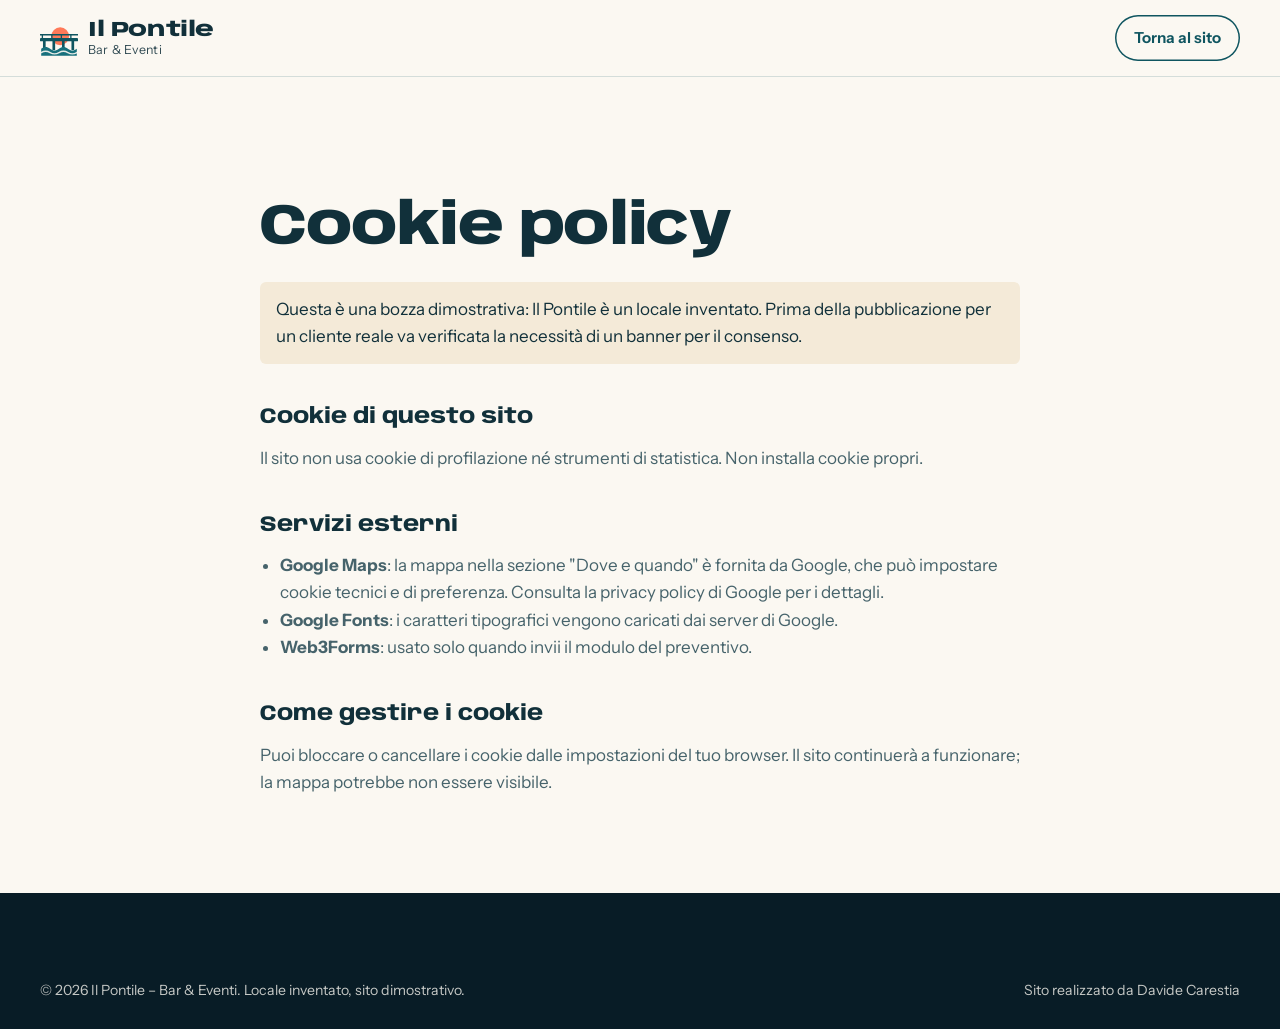
<file: cookie.html>
<!doctype html>
<html lang="it">
<head>
  <meta charset="utf-8">
  <meta name="viewport" content="width=device-width, initial-scale=1">
  <title>Cookie – Il Pontile Bar &amp; Eventi</title>
  <meta name="robots" content="noindex, nofollow">
  <meta name="theme-color" content="#0F5560">
  <link rel="icon" href="assets/favicon.svg" type="image/svg+xml">
  <link rel="apple-touch-icon" href="assets/apple-touch-icon.png">
  <link rel="preconnect" href="https://fonts.googleapis.com">
  <link rel="preconnect" href="https://fonts.gstatic.com" crossorigin>
  <link href="https://fonts.googleapis.com/css2?family=Anybody:wdth,wght@50..150,300..900&family=Instrument+Sans:wght@400..700&display=swap" rel="stylesheet">
  <link rel="stylesheet" href="style.css">
</head>
<body>
<header class="header header--static">
  <div class="header__inner">
    <a class="brand" href="index.html" aria-label="Il Pontile, torna alla home">
      <img class="brand__mark" src="assets/logo-mark.svg" alt="" width="38" height="38">
      <span class="brand__text"><span class="brand__name">Il Pontile</span><span class="brand__sub">Bar &amp; Eventi</span></span>
    </a>
    <a class="btn btn--outline btn--sm" href="index.html">Torna al sito</a>
  </div>
</header>
<main class="legal">
  <div class="wrap">
    <h1>Cookie policy</h1>
    <p class="note">Questa è una bozza dimostrativa: Il Pontile è un locale inventato. Prima della pubblicazione per un cliente reale va verificata la necessità di un banner per il consenso.</p>

    <h2>Cookie di questo sito</h2>
    <p>Il sito non usa cookie di profilazione né strumenti di statistica. Non installa cookie propri.</p>

    <h2>Servizi esterni</h2>
    <ul>
      <li><strong>Google Maps</strong>: la mappa nella sezione "Dove e quando" è fornita da Google, che può impostare cookie tecnici e di preferenza. Consulta la privacy policy di Google per i dettagli.</li>
      <li><strong>Google Fonts</strong>: i caratteri tipografici vengono caricati dai server di Google.</li>
      <li><strong>Web3Forms</strong>: usato solo quando invii il modulo del preventivo.</li>
    </ul>

    <h2>Come gestire i cookie</h2>
    <p>Puoi bloccare o cancellare i cookie dalle impostazioni del tuo browser. Il sito continuerà a funzionare; la mappa potrebbe non essere visibile.</p>
  </div>
</main>
<footer class="footer">
  <div class="wrap footer__bottom">
    <p>© 2026 Il Pontile – Bar &amp; Eventi. Locale inventato, sito dimostrativo.</p>
    <p>Sito realizzato da Davide Carestia</p>
  </div>
</footer>
</body>
</html>
</file>
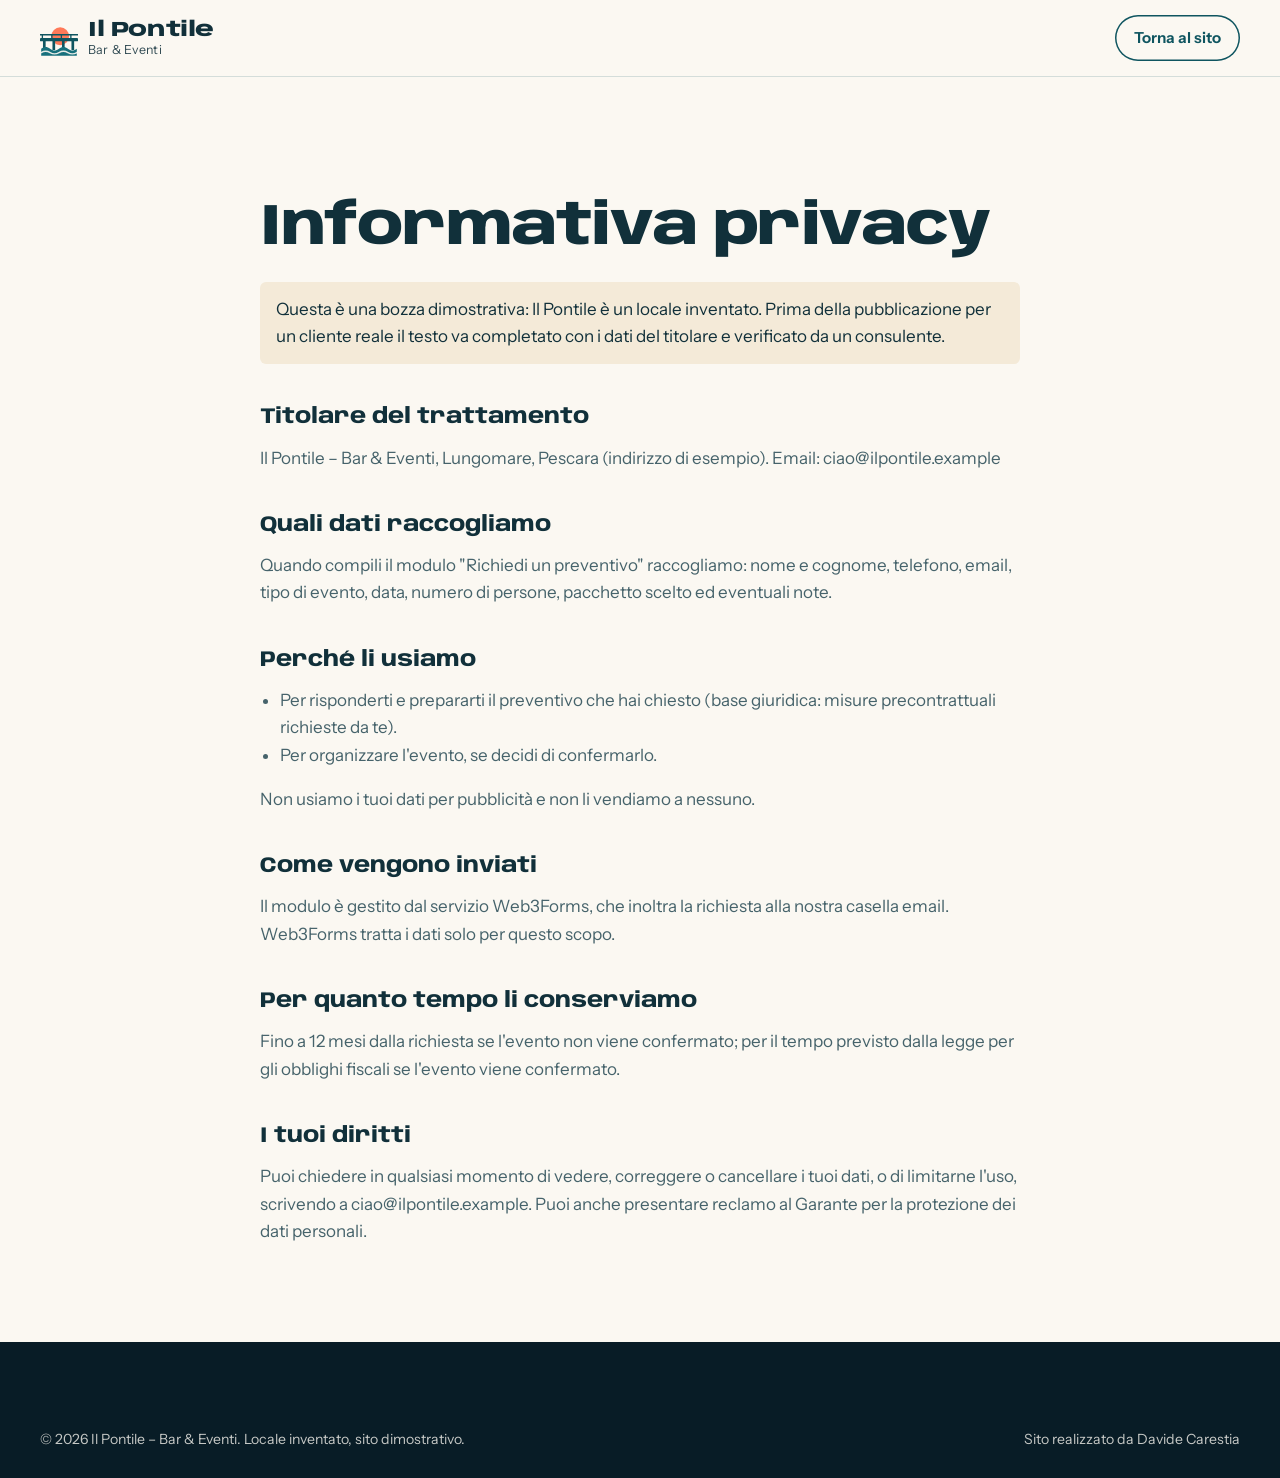
<file: privacy.html>
<!doctype html>
<html lang="it">
<head>
  <meta charset="utf-8">
  <meta name="viewport" content="width=device-width, initial-scale=1">
  <title>Privacy – Il Pontile Bar &amp; Eventi</title>
  <meta name="robots" content="noindex, nofollow">
  <meta name="theme-color" content="#0F5560">
  <link rel="icon" href="assets/favicon.svg" type="image/svg+xml">
  <link rel="apple-touch-icon" href="assets/apple-touch-icon.png">
  <link rel="preconnect" href="https://fonts.googleapis.com">
  <link rel="preconnect" href="https://fonts.gstatic.com" crossorigin>
  <link href="https://fonts.googleapis.com/css2?family=Anybody:wdth,wght@50..150,300..900&family=Instrument+Sans:wght@400..700&display=swap" rel="stylesheet">
  <link rel="stylesheet" href="style.css">
</head>
<body>
<header class="header header--static">
  <div class="header__inner">
    <a class="brand" href="index.html" aria-label="Il Pontile, torna alla home">
      <img class="brand__mark" src="assets/logo-mark.svg" alt="" width="38" height="38">
      <span class="brand__text"><span class="brand__name">Il Pontile</span><span class="brand__sub">Bar &amp; Eventi</span></span>
    </a>
    <a class="btn btn--outline btn--sm" href="index.html">Torna al sito</a>
  </div>
</header>
<main class="legal">
  <div class="wrap">
    <h1>Informativa privacy</h1>
    <p class="note">Questa è una bozza dimostrativa: Il Pontile è un locale inventato. Prima della pubblicazione per un cliente reale il testo va completato con i dati del titolare e verificato da un consulente.</p>

    <h2>Titolare del trattamento</h2>
    <p>Il Pontile – Bar &amp; Eventi, Lungomare, Pescara (indirizzo di esempio). Email: ciao@ilpontile.example</p>

    <h2>Quali dati raccogliamo</h2>
    <p>Quando compili il modulo "Richiedi un preventivo" raccogliamo: nome e cognome, telefono, email, tipo di evento, data, numero di persone, pacchetto scelto ed eventuali note.</p>

    <h2>Perché li usiamo</h2>
    <ul>
      <li>Per risponderti e prepararti il preventivo che hai chiesto (base giuridica: misure precontrattuali richieste da te).</li>
      <li>Per organizzare l'evento, se decidi di confermarlo.</li>
    </ul>
    <p>Non usiamo i tuoi dati per pubblicità e non li vendiamo a nessuno.</p>

    <h2>Come vengono inviati</h2>
    <p>Il modulo è gestito dal servizio Web3Forms, che inoltra la richiesta alla nostra casella email. Web3Forms tratta i dati solo per questo scopo.</p>

    <h2>Per quanto tempo li conserviamo</h2>
    <p>Fino a 12 mesi dalla richiesta se l'evento non viene confermato; per il tempo previsto dalla legge per gli obblighi fiscali se l'evento viene confermato.</p>

    <h2>I tuoi diritti</h2>
    <p>Puoi chiedere in qualsiasi momento di vedere, correggere o cancellare i tuoi dati, o di limitarne l'uso, scrivendo a ciao@ilpontile.example. Puoi anche presentare reclamo al Garante per la protezione dei dati personali.</p>
  </div>
</main>
<footer class="footer">
  <div class="wrap footer__bottom">
    <p>© 2026 Il Pontile – Bar &amp; Eventi. Locale inventato, sito dimostrativo.</p>
    <p>Sito realizzato da Davide Carestia</p>
  </div>
</footer>
</body>
</html>
</file>
<file: style.css>
/* ==========================================================================
   IL PONTILE – Bar & Eventi
   Palette: blu petrolio, sabbia, bianco caldo, corallo.
   Tipografia: Anybody (titoli, larghezza variabile) + Instrument Sans (testo).
   ========================================================================== */

:root {
  --petrolio: #0F5560;
  --petrolio-2: #17707C;
  --abisso: #0A3540;
  --notte: #081C26;
  --sabbia: #EAD8B8;
  --sabbia-2: #F4EAD8;
  --bianco: #FBF8F2;
  --corallo: #FF7A59;
  --corallo-2: #FF9A7E;
  --corallo-testo: #B23A1C;
  --alloro: #A9C98F;
  --ink: #11303A;
  --ink-soft: #46636B;
  --line: rgba(15, 85, 96, .16);

  --f-display: "Anybody", "Arial Narrow", system-ui, sans-serif;
  --f-body: "Instrument Sans", system-ui, -apple-system, "Segoe UI", Roboto, sans-serif;

  --wrap: 1200px;
  --gutter: clamp(16px, 4vw, 40px);
  --header-h: 64px;
  --radius: 6px;
  --ease: cubic-bezier(.22, .8, .2, 1);
  --ease-curtain: cubic-bezier(.77, 0, .18, 1);
}

@media (min-width: 900px) { :root { --header-h: 76px; } }

/* --- Base ---------------------------------------------------------------- */
*, *::before, *::after { box-sizing: border-box; }
html { -webkit-text-size-adjust: 100%; scroll-behavior: smooth; overflow-x: clip; }
body {
  margin: 0;
  font-family: var(--f-body);
  font-size: 1.0625rem;
  line-height: 1.6;
  color: var(--ink);
  background: var(--bianco);
  overflow-x: clip;
  -webkit-font-smoothing: antialiased;
}
img, svg { display: block; max-width: 100%; }
a { color: inherit; }
p { margin: 0 0 1em; }
h1, h2, h3 { margin: 0; }
ul, ol { margin: 0; padding: 0; list-style: none; }
button, input, select, textarea { font: inherit; color: inherit; }
button { cursor: pointer; }
[id] { scroll-margin-top: calc(var(--header-h) + 8px); }
:focus-visible { outline: 3px solid var(--corallo); outline-offset: 3px; border-radius: 4px; }

.sr-only { position: absolute; width: 1px; height: 1px; overflow: hidden; clip: rect(0 0 0 0); white-space: nowrap; }
.skip { position: fixed; left: 12px; top: -60px; z-index: 200; background: var(--corallo); color: var(--abisso); padding: 10px 16px; border-radius: 999px; font-weight: 700; transition: top .2s; }
.skip:focus { top: 12px; }

.wrap { width: min(100% - 2 * var(--gutter), var(--wrap)); margin-inline: auto; }
.section { padding-block: clamp(80px, 11vw, 144px); }
.section__head { max-width: 760px; margin-bottom: clamp(36px, 5vw, 60px); }

.h2 {
  font-family: var(--f-display);
  font-weight: 800;
  font-stretch: 115%;
  font-size: clamp(2.3rem, 6.4vw, 4.6rem);
  line-height: .96;
  letter-spacing: -.025em;
  margin-bottom: .45em;
  text-wrap: balance;
}
.h3 {
  font-family: var(--f-display);
  font-weight: 800;
  font-stretch: 115%;
  font-size: clamp(1.7rem, 3.6vw, 2.6rem);
  line-height: 1;
  letter-spacing: -.02em;
  margin-bottom: .4em;
}
.lead { font-size: clamp(1.1rem, 1.5vw, 1.25rem); line-height: 1.55; color: var(--ink-soft); max-width: 56ch; }
.ico { width: 22px; height: 22px; flex: none; }

/* --- Pulsanti ------------------------------------------------------------ */
.btn {
  position: relative;
  isolation: isolate;
  display: inline-flex;
  align-items: center;
  justify-content: center;
  gap: .6em;
  min-height: 54px;
  padding: 0 1.6em;
  border: 0;
  border-radius: 999px;
  font-weight: 650;
  font-size: 1.02rem;
  line-height: 1.15;
  text-align: center;
  text-decoration: none;
  white-space: nowrap;
  transition: transform .2s var(--ease), background-color .25s, color .25s, border-color .25s;
}
.btn:active { transform: scale(.97); }
.btn--sm { min-height: 46px; padding: 0 1.25em; font-size: .95rem; }
.btn--block { width: 100%; }

/* "Prenota il tuo evento": riflesso di luce che passa */
.btn--event { background: var(--petrolio); color: var(--bianco); overflow: hidden; }
.btn--event:hover { background: var(--abisso); }
.btn--event::after {
  content: "";
  position: absolute;
  inset: 0;
  z-index: -1;
  background: linear-gradient(105deg, transparent 35%, rgba(255, 255, 255, .5) 48%, rgba(255, 255, 255, .12) 54%, transparent 64%);
  transform: translateX(-110%);
  animation: shine 4.2s var(--ease) infinite;
}
.btn--event > span { position: relative; z-index: 1; }
.btn--event.btn--light, .hero .btn--event, .laurea .btn--event, .nav .btn--event { background: var(--sabbia); color: var(--abisso); }
.btn--event.btn--light:hover, .hero .btn--event:hover, .laurea .btn--event:hover, .nav .btn--event:hover { background: var(--bianco); }
.btn--event.btn--light::after, .hero .btn--event::after, .laurea .btn--event::after, .nav .btn--event::after {
  background: linear-gradient(105deg, transparent 35%, rgba(255, 255, 255, .95) 48%, rgba(255, 255, 255, .3) 54%, transparent 64%);
}
@keyframes shine { 0% { transform: translateX(-110%); } 38%, 100% { transform: translateX(110%); } }

/* "Chiama e prenota": corallo luminoso con bagliore che pulsa */
.btn--call {
  background: linear-gradient(180deg, #FF8D6E, #FF6E4C);
  color: var(--abisso);
  font-weight: 700;
}
.btn--call::before {
  content: "";
  position: absolute;
  inset: -3px;
  z-index: -1;
  border-radius: inherit;
  background: var(--corallo);
  filter: blur(14px);
  opacity: .35;
  animation: glow 2.8s ease-in-out infinite;
}
.btn--call:hover { background: linear-gradient(180deg, #FF9B80, #FF7A59); }
@keyframes glow { 0%, 100% { opacity: .3; transform: scale(.96); } 50% { opacity: .8; transform: scale(1.06); } }
.ico--ring { animation: ring 4.5s ease-in-out infinite; transform-origin: 50% 60%; }
@keyframes ring {
  0%, 72%, 100% { transform: rotate(0); }
  75% { transform: rotate(-16deg); } 78% { transform: rotate(14deg); }
  81% { transform: rotate(-12deg); } 84% { transform: rotate(10deg); }
  87% { transform: rotate(-6deg); } 90% { transform: rotate(0); }
}

.btn--ghost { background: transparent; color: var(--bianco); box-shadow: inset 0 0 0 1.5px rgba(251, 248, 242, .75); }
.btn--ghost:hover { background: rgba(251, 248, 242, .14); }
.btn--outline { background: transparent; color: var(--petrolio); box-shadow: inset 0 0 0 1.5px var(--petrolio); }
.btn--outline:hover { background: var(--petrolio); color: var(--bianco); }
.btn--wa { background: transparent; color: var(--bianco); box-shadow: inset 0 0 0 1.5px rgba(251, 248, 242, .6); }
.btn--wa:hover { background: #25D366; color: #06301A; box-shadow: none; }
.btn--wa-solid { background: #25D366; color: #06301A; box-shadow: none; }

/* --- Barra in alto ------------------------------------------------------- */
.header {
  position: fixed;
  inset: 0 0 auto;
  z-index: 100;
  height: var(--header-h);
  color: var(--bianco);
  transition: background-color .35s, color .35s, box-shadow .35s;
}
.header::before { /* leggera ombra sopra la foto per leggere i link */
  content: "";
  position: absolute;
  inset: 0 0 -30px;
  background: linear-gradient(rgba(6, 30, 38, .45), transparent);
  pointer-events: none;
  transition: opacity .35s;
}
.header.is-solid {
  background: rgba(251, 248, 242, .94);
  color: var(--ink);
  box-shadow: 0 1px 0 var(--line);
  -webkit-backdrop-filter: blur(14px);
  backdrop-filter: blur(14px);
}
.header.is-solid::before { opacity: 0; }
.header__inner {
  position: relative;
  height: 100%;
  width: min(100% - 2 * var(--gutter), 1320px);
  margin-inline: auto;
  display: flex;
  align-items: center;
  gap: 24px;
}

.brand { display: inline-flex; align-items: center; gap: 10px; text-decoration: none; position: relative; z-index: 2; }
.brand__mark { width: 38px; height: 38px; --logo-sea: var(--petrolio-2); }
.brand__text { display: flex; flex-direction: column; line-height: 1; }
.brand__name { font-family: var(--f-display); font-weight: 800; font-stretch: 130%; font-size: 1.3rem; letter-spacing: -.02em; }
.brand__sub { font-size: .78rem; opacity: .85; margin-top: 3px; letter-spacing: .02em; }
.header.is-solid .brand__mark { color: var(--petrolio); }

.nav { margin-left: auto; }
.nav__list { display: flex; gap: clamp(14px, 1.8vw, 28px); }
.nav__list a { position: relative; text-decoration: none; font-weight: 550; font-size: .98rem; padding: 6px 0; }
.nav__list a::after {
  content: ""; position: absolute; left: 0; right: 0; bottom: 0; height: 2px;
  background: var(--corallo); transform: scaleX(0); transform-origin: left; transition: transform .3s var(--ease);
}
.nav__list a:hover::after, .nav__list a[aria-current="true"]::after { transform: scaleX(1); }
.nav__mobile-extra { display: none; }

.burger { display: none; }

@media (max-width: 1099px) {
  .header__call { display: none; }
}
@media (max-width: 899px) {
  .burger {
    display: grid; place-content: center; gap: 6px;
    width: 48px; height: 48px; margin-left: auto; margin-right: -8px;
    background: transparent; border: 0; position: relative; z-index: 2; color: inherit;
  }
  .burger span { display: block; width: 26px; height: 2.5px; border-radius: 2px; background: currentColor; transition: transform .35s var(--ease), opacity .2s; }
  .burger[aria-expanded="true"] span:nth-child(1) { transform: translateY(8.5px) rotate(45deg); }
  .burger[aria-expanded="true"] span:nth-child(2) { opacity: 0; }
  .burger[aria-expanded="true"] span:nth-child(3) { transform: translateY(-8.5px) rotate(-45deg); }

  .nav {
    position: fixed;
    inset: 0;
    z-index: 1;
    margin: 0;
    padding: calc(var(--header-h) + 24px) var(--gutter) calc(32px + env(safe-area-inset-bottom));
    background: var(--abisso);
    color: var(--bianco);
    display: flex;
    flex-direction: column;
    overflow-y: auto;
    visibility: hidden;
    opacity: 0;
    transform: translateY(-12px);
    transition: opacity .3s, transform .4s var(--ease), visibility 0s .4s;
  }
  .nav.is-open { visibility: visible; opacity: 1; transform: none; transition: opacity .3s, transform .4s var(--ease); }
  .nav__list { flex-direction: column; gap: 0; }
  .nav__list a {
    display: block;
    padding: 12px 0;
    font-family: var(--f-display);
    font-weight: 750;
    font-stretch: 120%;
    font-size: clamp(1.7rem, 7.5vw, 2.4rem);
    letter-spacing: -.02em;
    border-bottom: 1px solid rgba(251, 248, 242, .12);
  }
  .nav__list a::after { display: none; }
  .nav__mobile-extra { display: grid; gap: 16px; margin-top: 28px; }
  .nav__hours { margin: 0; color: var(--sabbia); font-size: .95rem; }
  .header.menu-open { color: var(--bianco); background: transparent; box-shadow: none; -webkit-backdrop-filter: none; backdrop-filter: none; }
  .header.menu-open::before { opacity: 0; }
  .header.menu-open .brand__mark { color: var(--bianco); }
}
body.no-scroll { overflow: hidden; }

/* --- Hero ---------------------------------------------------------------- */
.hero {
  position: relative;
  min-height: 100vh;
  min-height: 100svh;
  display: grid;
  align-items: end;
  color: var(--bianco);
  background: var(--abisso);
  overflow: hidden;
}
.hero__media { position: absolute; inset: -4% 0 -12%; will-change: transform; }
.hero__media img {
  width: 100%; height: 100%;
  object-fit: cover;
  object-position: 62% 50%;
  animation: heroZoom 24s cubic-bezier(.2, .6, .3, 1) both;
}
@keyframes heroZoom { from { transform: scale(1.2); } to { transform: scale(1.02); } }
.hero__shade {
  position: absolute; inset: 0;
  background:
    linear-gradient(to top, rgba(8, 40, 50, .9) 0%, rgba(8, 40, 50, .55) 38%, rgba(8, 40, 50, .08) 68%),
    linear-gradient(to right, rgba(8, 40, 50, .45), transparent 60%);
}
.hero__content { position: relative; z-index: 1; padding-top: calc(var(--header-h) + 48px); padding-bottom: clamp(80px, 13vh, 140px); }

.status {
  display: inline-flex; align-items: center; gap: 10px;
  margin: 0 0 22px;
  padding: 8px 16px 8px 12px;
  border-radius: 999px;
  background: rgba(251, 248, 242, .14);
  box-shadow: inset 0 0 0 1px rgba(251, 248, 242, .3);
  -webkit-backdrop-filter: blur(10px);
  backdrop-filter: blur(10px);
  font-size: .95rem;
  font-weight: 600;
}
.status__dot { width: 10px; height: 10px; border-radius: 50%; background: var(--sabbia); position: relative; flex: none; }
.status[data-state="open"] .status__dot { background: #5EE6A6; }
.status[data-state="open"] .status__dot::after {
  content: ""; position: absolute; inset: -4px; border-radius: 50%;
  border: 2px solid #5EE6A6; animation: ping 2s ease-out infinite;
}
.status[data-state="closed"] .status__dot { background: var(--corallo); }
@keyframes ping { from { transform: scale(.6); opacity: 1; } to { transform: scale(1.8); opacity: 0; } }
.status--inline { background: var(--sabbia-2); box-shadow: none; color: var(--ink); -webkit-backdrop-filter: none; backdrop-filter: none; }
.status--inline[data-state="open"] .status__dot { background: #1E9E63; }
.status--inline[data-state="open"] .status__dot::after { border-color: #1E9E63; }

.hero__title { margin-bottom: 18px; }
.hero__name {
  display: block;
  font-family: var(--f-display);
  font-weight: 850;
  font-stretch: 135%;
  font-size: min(calc(min(100vw - 2 * var(--gutter), var(--wrap)) / 8.1), 11rem);
  line-height: .82;
  white-space: nowrap;
  letter-spacing: -.045em;
  margin-left: -.04em;
}
.hero__name .ch { display: inline-block; }
.hero__name .ch--sp { width: .3em; }
.js .hero__name .ch { animation: rise 1.1s var(--ease) both; animation-delay: calc(.15s + var(--i) * 55ms); }
@keyframes rise { from { transform: translateY(.45em); opacity: 0; } to { transform: none; opacity: 1; } }
.hero__sub {
  display: block;
  margin-top: 18px;
  font-family: var(--f-display);
  font-weight: 600;
  font-stretch: 105%;
  font-size: clamp(1.15rem, 2.4vw, 1.75rem);
  letter-spacing: -.01em;
  color: var(--sabbia);
}
.hero__lead { max-width: 34ch; font-size: clamp(1.05rem, 1.6vw, 1.25rem); opacity: .92; margin-bottom: 30px; }
.hero__actions { display: flex; flex-wrap: wrap; gap: 12px; }
.js .hero__sub, .js .hero__lead, .js .hero__actions, .js .hero .status { animation: fadeUp 1s var(--ease) both; }
.js .hero .status { animation-delay: .1s; }
.js .hero__sub { animation-delay: .75s; }
.js .hero__lead { animation-delay: .9s; }
.js .hero__actions { animation-delay: 1.05s; }
@keyframes fadeUp { from { opacity: 0; transform: translateY(18px); } to { opacity: 1; transform: none; } }

.hero__wave { position: absolute; left: 0; right: 0; bottom: -1px; width: 100%; height: clamp(24px, 4vw, 56px); fill: var(--bianco); z-index: 1; }

@media (max-width: 559px) {
  .hero__actions .btn { flex: 1 1 100%; }
}

/* --- Animazioni allo scorrimento ---------------------------------------- */
.js [data-split] .w { display: inline-block; overflow: hidden; vertical-align: top; padding-bottom: .1em; margin-bottom: -.1em; }
.js [data-split] .w > span { display: inline-block; transform: translateY(108%); transition: transform .9s var(--ease); transition-delay: calc(var(--i, 0) * 60ms); }
.js [data-split].is-in .w > span { transform: none; }

.js [data-stagger] > * { opacity: 0; transform: translateY(30px); transition: opacity .7s ease, transform .9s var(--ease); transition-delay: calc(var(--i, 0) * 110ms); }
.js [data-stagger].is-in > * { opacity: 1; transform: none; }

/* Foto */
.photo { position: relative; overflow: hidden; margin: 0; border-radius: var(--radius); background: var(--sabbia); }
.photo img { width: 100%; height: 100%; object-fit: cover; transition: transform .9s var(--ease); }
.photo:hover img { transform: scale(1.05); }
.photo__px { position: absolute; inset: -9% 0; will-change: transform; }

.js .curtain::after {
  content: "";
  position: absolute; inset: 0; z-index: 2;
  background: var(--curtain-c, var(--petrolio));
  transform-origin: 100% 50%;
  transition: transform 1.15s var(--ease-curtain);
}
.js .curtain.is-in::after { transform: scaleX(0); }
.js .curtain img { transform: scale(1.18); }
.js .curtain.is-in img { transform: scale(1); transition: transform 1.6s var(--ease); }
.js .curtain.is-in:hover img { transform: scale(1.05); transition-duration: .9s; }

/* --- Chi siamo ----------------------------------------------------------- */
.about { padding-top: clamp(64px, 9vw, 120px); }
.about__grid { display: grid; gap: clamp(36px, 6vw, 80px); align-items: center; }
.about__text p:not(.lead) { max-width: 60ch; }
.photo--tall { aspect-ratio: 4 / 5; }
@media (min-width: 900px) {
  .about__grid { grid-template-columns: 1.15fr .85fr; }
}

.stats { display: grid; margin-top: clamp(56px, 8vw, 104px); gap: 0; }
.stat { display: flex; flex-direction: column-reverse; justify-content: flex-end; padding: 22px 0 10px; border-top: 2px solid var(--petrolio); }
.stat__num {
  margin: 0;
  font-family: var(--f-display);
  font-weight: 800;
  font-stretch: 125%;
  font-size: clamp(3.4rem, 10vw, 7rem);
  line-height: .9;
  letter-spacing: -.04em;
  color: var(--petrolio);
  font-variant-numeric: tabular-nums;
}
.stat__label { margin-top: 10px; font-size: 1.05rem; font-weight: 600; color: var(--ink-soft); }
@media (min-width: 700px) {
  .stats { grid-template-columns: repeat(3, 1fr); gap: clamp(20px, 3vw, 40px); }
}

/* --- Il nostro giorno ---------------------------------------------------- */
.day { position: relative; isolation: isolate; --curtain-c: var(--sabbia); }
.day__bg { position: absolute; inset: 0; z-index: 0; pointer-events: none; }
.day__sky { position: sticky; top: 0; height: 100vh; height: 100lvh; overflow: hidden; }
.sky { position: absolute; inset: 0; opacity: 0; will-change: opacity; }
.sky--alba { opacity: 1; background: linear-gradient(180deg, #F7D9A4 0%, #FBE8C6 45%, #FCF3E3 100%); }
.sky--giorno { background: linear-gradient(180deg, #BFE1E6 0%, #E3F1EF 55%, #FBF8F2 100%); }
.sky--tramonto { background: linear-gradient(180deg, #E96F4C 0%, #F59A64 38%, #F8C08A 72%, #F6DDB6 100%); }
.sky--notte { background: linear-gradient(180deg, #06141D 0%, #0A2533 55%, #0E3644 100%); }
.stars {
  position: absolute; inset: 0 0 35%;
  background-image:
    radial-gradient(1.4px 1.4px at 12% 18%, #fff 60%, transparent),
    radial-gradient(1px 1px at 28% 42%, #fff 60%, transparent),
    radial-gradient(1.6px 1.6px at 47% 12%, #fff 60%, transparent),
    radial-gradient(1px 1px at 63% 33%, #fff 60%, transparent),
    radial-gradient(1.3px 1.3px at 78% 9%, #fff 60%, transparent),
    radial-gradient(1px 1px at 88% 46%, #fff 60%, transparent),
    radial-gradient(1.2px 1.2px at 6% 58%, #fff 60%, transparent),
    radial-gradient(1px 1px at 39% 66%, #fff 60%, transparent),
    radial-gradient(1.4px 1.4px at 71% 61%, #fff 60%, transparent),
    radial-gradient(1px 1px at 95% 24%, #fff 60%, transparent);
  background-size: 420px 300px;
  opacity: .8;
}
.day__sun {
  position: absolute; left: 0; top: 0;
  width: clamp(70px, 9vw, 120px); aspect-ratio: 1;
  border-radius: 50%;
  background: radial-gradient(circle at 40% 40%, #FFF3D0, #FFD27A 55%, #FFB45C);
  box-shadow: 0 0 60px 18px rgba(255, 196, 110, .45);
  transform: translate3d(var(--sx, 10vw), var(--sy, 60vh), 0);
  transition: background .6s, box-shadow .6s;
  will-change: transform;
}
.day.is-night .day__sun { background: radial-gradient(circle at 38% 38%, #FFFFFF, #EDEAE0 60%, #D8D3C4); box-shadow: 0 0 50px 10px rgba(220, 235, 255, .25); }
.day__sea { position: absolute; left: 0; right: 0; bottom: 0; width: 100%; height: 16vh; fill: rgba(15, 85, 96, .14); }
.day.is-night .day__sea { fill: rgba(255, 255, 255, .05); }

.day__intro { position: relative; z-index: 1; padding-top: clamp(96px, 13vw, 160px); }
.phase { position: relative; z-index: 1; min-height: 100vh; display: flex; align-items: center; padding-block: clamp(56px, 10vh, 120px); }
.phase__grid { display: grid; gap: 22px; align-items: center; }
.phase__time {
  display: inline-block;
  margin-bottom: 12px;
  font-family: var(--f-display);
  font-weight: 700;
  font-stretch: 120%;
  font-size: clamp(1.1rem, 2vw, 1.35rem);
  color: var(--petrolio);
  font-variant-numeric: tabular-nums;
}
.phase .h3 { font-size: min(calc((100vw - 2 * var(--gutter)) / 7), 8rem); font-stretch: 130%; line-height: .88; letter-spacing: -.045em; margin-bottom: .25em; }
.phase__text p:last-child { max-width: 40ch; font-size: 1.1rem; }
.phase__main { aspect-ratio: 4 / 5; }
.arch { border-radius: 999px 999px var(--radius) var(--radius); }
.phase__side { display: grid; grid-template-columns: 1fr 1fr; gap: 14px; }
.phase__side .photo { aspect-ratio: 1; }
.phase[data-phase="2"] .phase__time { color: #7A2410; }
.phase--night { color: #EAF1F0; }
.phase--night .phase__time { color: var(--corallo-2); }
.phase--night .h3 { color: var(--bianco); }
.phase--night { --curtain-c: var(--abisso); }
.phase--night .photo { background: var(--abisso); }

@media (min-width: 900px) {
  .phase__grid {
    grid-template-columns: 1fr .9fr .5fr;
    grid-template-areas: "time time time" "title title title" "copy main side";
    gap: 0 clamp(24px, 3vw, 48px);
    align-items: start;
  }
  .phase__text { display: contents; }
  .phase__time { grid-area: time; }
  .phase .h3 { grid-area: title; margin-bottom: 36px; font-size: min(calc((100vw - 2 * var(--gutter)) / 7.6), 9rem); }
  .phase__text p:last-child { grid-area: copy; align-self: start; }
  .phase__main { grid-area: main; aspect-ratio: 4 / 4.6; }
  .phase__side { grid-area: side; grid-template-columns: 1fr; gap: 18px; margin-top: 18%; }
  .phase:nth-of-type(even) .phase__grid { grid-template-columns: .5fr .9fr 1fr; grid-template-areas: "time time time" "title title title" "side main copy"; }
  .phase:nth-of-type(even) .phase__time, .phase:nth-of-type(even) .h3 { text-align: right; }
}

/* --- Striscia ------------------------------------------------------------ */
.marquee { position: relative; z-index: 2; overflow: hidden; background: var(--corallo); color: var(--abisso); padding: .38em 0; font-size: clamp(1.7rem, 5vw, 3.5rem); }
.marquee__track { display: flex; width: max-content; animation: marquee 32s linear infinite; }
.marquee__track span { font-family: var(--f-display); font-weight: 800; font-stretch: 140%; letter-spacing: -.02em; white-space: nowrap; line-height: 1.1; }
@keyframes marquee { to { transform: translateX(-50%); } }

/* --- Menù ---------------------------------------------------------------- */
.menu { background: var(--sabbia-2); }
.menu__layout { display: grid; gap: clamp(40px, 6vw, 72px); align-items: start; }
@media (min-width: 960px) { .menu__layout { grid-template-columns: 1.45fr 1fr; } .cotw { position: sticky; top: calc(var(--header-h) + 24px); } }

.tabs { display: flex; flex-wrap: wrap; gap: 8px; margin-bottom: 28px; }
.tab {
  min-height: 46px;
  padding: 0 18px;
  border-radius: 999px;
  border: 1.5px solid var(--petrolio);
  background: transparent;
  color: var(--petrolio);
  font-weight: 600;
  font-size: .98rem;
  transition: background-color .2s, color .2s;
}
.tab:hover { background: rgba(15, 85, 96, .08); }
.tab[aria-selected="true"] { background: var(--petrolio); color: var(--bianco); }
.panel[hidden] { display: none; }
.panel { animation: panelIn .45s var(--ease); }
@keyframes panelIn { from { opacity: 0; transform: translateY(10px); } to { opacity: 1; transform: none; } }

.mi { display: flex; align-items: baseline; gap: 10px; padding: 14px 0; border-bottom: 1px solid var(--line); }
.mi__name { font-weight: 600; font-size: 1.06rem; }
.mi__note { display: block; font-weight: 400; font-size: .92rem; color: var(--ink-soft); }
.mi__dots { flex: 1; min-width: 16px; border-bottom: 2px dotted rgba(15, 85, 96, .32); transform: translateY(-5px); }
.mi__price { font-family: var(--f-display); font-weight: 750; font-stretch: 110%; font-size: 1.1rem; color: var(--petrolio); white-space: nowrap; font-variant-numeric: tabular-nums; }
.mi-more { display: grid; grid-template-rows: 1fr; }
.mi-more > div { overflow: hidden; min-height: 0; }
.mi-toggle { display: none; }
.menu__note { margin-top: 20px; font-size: .92rem; color: var(--ink-soft); }

.cotw { background: var(--abisso); color: var(--bianco); border-radius: var(--radius); overflow: hidden; --curtain-c: var(--corallo); }
.cotw__photo { aspect-ratio: 4 / 3; border-radius: 0; }
.cotw__body { padding: clamp(22px, 3vw, 34px); }
.cotw__tag { display: inline-block; margin-bottom: 14px; padding: 5px 12px; border-radius: 999px; background: var(--corallo); color: var(--abisso); font-weight: 700; font-size: .88rem; }
.cotw__name { font-family: var(--f-display); font-weight: 800; font-stretch: 120%; font-size: clamp(1.9rem, 3.4vw, 2.6rem); line-height: .98; letter-spacing: -.025em; margin-bottom: 12px; }
.cotw__desc { color: rgba(251, 248, 242, .82); }
.cotw__price { margin: 0; font-family: var(--f-display); font-weight: 800; font-stretch: 120%; font-size: 2.4rem; color: var(--corallo-2); }

/* --- Eventi -------------------------------------------------------------- */
.events__head strong { color: var(--petrolio); }

.laurea {
  display: grid;
  background: var(--abisso);
  color: var(--bianco);
  border-radius: var(--radius);
  overflow: hidden;
  --curtain-c: var(--sabbia);
}
.laurea__photo { border-radius: 0; aspect-ratio: 4 / 3; }
.laurea__body { padding: clamp(26px, 5vw, 56px); }
.laurea__title { font-family: var(--f-display); font-weight: 850; font-stretch: 135%; font-size: clamp(3.2rem, 9vw, 6.4rem); line-height: .86; letter-spacing: -.045em; margin-bottom: 22px; }
.laurea__offer {
  display: flex; gap: 14px; align-items: center;
  margin-bottom: 26px;
  padding: 16px 18px;
  border-radius: var(--radius);
  background: rgba(169, 201, 143, .12);
  box-shadow: inset 0 0 0 1.5px rgba(169, 201, 143, .5);
  font-size: clamp(1.05rem, 1.7vw, 1.22rem);
  font-weight: 650;
  line-height: 1.4;
}
.laurea__laurel { width: 46px; height: 46px; flex: none; color: var(--alloro); }
.laurea .checks li { color: rgba(251, 248, 242, .88); }
.laurea .price { color: var(--bianco); }
.laurea .price strong { color: var(--sabbia); }
.laurea__actions { margin-top: 26px; }
@media (min-width: 900px) {
  .laurea { grid-template-columns: 1.05fr 1fr; }
  .laurea__photo { aspect-ratio: auto; min-height: 560px; }
}

.checks { display: grid; gap: 8px; margin-bottom: 18px; }
.checks li { position: relative; padding-left: 28px; }
.checks li::before {
  content: ""; position: absolute; left: 0; top: .35em; width: 18px; height: 18px; border-radius: 50%;
  background: var(--corallo) url("data:image/svg+xml,%3Csvg xmlns='http://www.w3.org/2000/svg' viewBox='0 0 24 24'%3E%3Cpath d='M6 12.5l4 4L18 8' fill='none' stroke='%230A3540' stroke-width='3' stroke-linecap='round' stroke-linejoin='round'/%3E%3C/svg%3E") center / 13px no-repeat;
}
.price { margin: 0; font-size: 1rem; color: var(--ink-soft); }
.price strong { font-family: var(--f-display); font-weight: 800; font-stretch: 115%; font-size: 1.7rem; color: var(--petrolio); margin-inline: 2px; }

.ev-grid { display: grid; gap: 20px; margin-top: 20px; }
.ev { display: flex; flex-direction: column; background: #fff; border-radius: var(--radius); overflow: hidden; box-shadow: inset 0 0 0 1px var(--line); }
.ev .photo { aspect-ratio: 16 / 10; border-radius: 0; }
.ev__body { display: flex; flex-direction: column; flex: 1; padding: 22px 22px 24px; }
.ev__title { font-family: var(--f-display); font-weight: 800; font-stretch: 115%; font-size: 1.55rem; line-height: 1.02; letter-spacing: -.02em; margin-bottom: 14px; }
.ev .checks { font-size: .98rem; }
.ev__foot { margin-top: auto; display: flex; flex-wrap: wrap; align-items: center; justify-content: space-between; gap: 14px; padding-top: 10px; }
@media (min-width: 640px) {
  .ev-grid { grid-template-columns: repeat(2, 1fr); }
  .ev-grid > :last-child:nth-child(odd) { grid-column: 1 / -1; }
}
@media (min-width: 1000px) {
  .ev-grid { grid-template-columns: repeat(6, 1fr); }
  .ev-grid > * { grid-column: span 2; }
  .ev-grid > :nth-child(-n+2) { grid-column: span 3; }
  .ev-grid > :last-child:nth-child(odd) { grid-column: span 2; }
}

.packages { margin-top: clamp(80px, 10vw, 128px); }
.packages__head { max-width: 640px; margin-bottom: 32px; }
.packages__head p { color: var(--ink-soft); }
.pk-grid { display: grid; gap: 20px; align-items: stretch; }
@media (min-width: 900px) { .pk-grid { grid-template-columns: repeat(3, 1fr); } }
.pk { position: relative; display: flex; flex-direction: column; padding: 30px 26px; border-radius: var(--radius); background: var(--sabbia-2); overflow: hidden; }
.pk__name { font-family: var(--f-display); font-weight: 800; font-stretch: 115%; font-size: 1.6rem; line-height: 1; letter-spacing: -.02em; margin-bottom: 14px; }
.pk__price { margin-bottom: 12px; font-size: .98rem; color: var(--ink-soft); }
.pk__price strong { display: block; font-family: var(--f-display); font-weight: 850; font-stretch: 125%; font-size: 3.4rem; line-height: 1; letter-spacing: -.04em; color: var(--petrolio); }
.pk__desc { font-weight: 550; }
.pk .checks { margin-bottom: 26px; font-size: .98rem; }
.pk .btn { margin-top: auto; }
.pk--hot { background: var(--petrolio); color: var(--bianco); padding-top: 46px; }
.pk--hot::before { /* righe delle cabine al mare */
  content: ""; position: absolute; inset: 0 0 auto; height: 14px;
  background: repeating-linear-gradient(90deg, var(--bianco) 0 14px, var(--corallo) 14px 28px);
}
.pk--hot .pk__price, .pk--hot .checks li { color: rgba(251, 248, 242, .88); }
.pk--hot .pk__price strong { color: var(--sabbia); }
.pk__badge { align-self: flex-start; margin-bottom: 14px; padding: 4px 12px; border-radius: 999px; background: var(--corallo); color: var(--abisso); font-weight: 700; font-size: .85rem; }
.pk--hot .btn--outline { color: var(--bianco); box-shadow: inset 0 0 0 1.5px var(--bianco); }
.pk--hot .btn--outline:hover { background: var(--bianco); color: var(--petrolio); }

/* --- Serate -------------------------------------------------------------- */
.nights { background: var(--notte); color: var(--bianco); --curtain-c: var(--corallo); }
.nights .lead { color: rgba(251, 248, 242, .75); }
.nights__list { display: grid; gap: 24px; }
@media (min-width: 760px) { .nights__list { grid-template-columns: repeat(3, 1fr); } }
.night { display: flex; flex-direction: column; }
.night .photo { aspect-ratio: 4 / 3; }
.night__date {
  position: absolute; left: 14px; bottom: 14px; z-index: 3;
  display: grid; justify-items: center;
  min-width: 72px; padding: 8px 10px 10px;
  border-radius: var(--radius);
  background: var(--corallo); color: var(--abisso);
  line-height: 1;
}
.night__dow { font-size: .85rem; font-weight: 700; }
.night__day { font-family: var(--f-display); font-weight: 850; font-stretch: 120%; font-size: 2.2rem; letter-spacing: -.03em; margin: 2px 0; }
.night__mon { font-size: .85rem; font-weight: 700; }
.night__body { padding-top: 18px; }
.night__time { margin-bottom: 4px; color: var(--corallo-2); font-weight: 650; }
.night__title { font-family: var(--f-display); font-weight: 800; font-stretch: 115%; font-size: 1.6rem; line-height: 1.02; letter-spacing: -.02em; margin-bottom: 10px; }
.night__desc { color: rgba(251, 248, 242, .78); }
.night__entry { margin: 0; font-size: .92rem; color: var(--sabbia); }

/* --- Preventivo ---------------------------------------------------------- */
.quote { background: var(--petrolio); color: var(--bianco); }
.quote .lead { color: rgba(251, 248, 242, .82); }
.quote__grid { display: grid; gap: clamp(36px, 5vw, 72px); align-items: start; }
@media (min-width: 960px) { .quote__grid { grid-template-columns: .9fr 1.1fr; } .quote__intro { position: sticky; top: calc(var(--header-h) + 32px); } }
.quote__alt { margin: 32px 0 14px; font-weight: 650; }
.quote__btns { display: flex; flex-wrap: wrap; gap: 12px; }
@media (max-width: 559px) { .quote__btns .btn { flex: 1 1 100%; } }

.form { background: var(--bianco); color: var(--ink); border-radius: 10px; padding: clamp(22px, 4vw, 40px); box-shadow: 0 30px 60px -30px rgba(0, 0, 0, .45); }
.field { margin-bottom: 18px; }
.field-row { display: grid; gap: 0 16px; }
@media (min-width: 560px) { .field-row { grid-template-columns: 1fr 1fr; } }
.field label { display: block; margin-bottom: 6px; font-weight: 600; font-size: .96rem; }
.opt { font-weight: 400; color: var(--ink-soft); }
.field input:not([type="checkbox"]), .field select, .field textarea {
  width: 100%;
  min-height: 52px;
  padding: 12px 14px;
  border: 1.5px solid #C5D3D3;
  border-radius: var(--radius);
  background: #fff;
  font-size: 16px;
  line-height: 1.3;
  transition: border-color .2s, box-shadow .2s;
}
.field select {
  appearance: none;
  padding-right: 42px;
  background: #fff url("data:image/svg+xml,%3Csvg xmlns='http://www.w3.org/2000/svg' viewBox='0 0 24 24'%3E%3Cpath d='M6 9l6 6 6-6' fill='none' stroke='%230F5560' stroke-width='2.4' stroke-linecap='round' stroke-linejoin='round'/%3E%3C/svg%3E") right 14px center / 18px no-repeat;
}
.field textarea { resize: vertical; min-height: 110px; }
.field input:focus, .field select:focus, .field textarea:focus { outline: none; border-color: var(--petrolio); box-shadow: 0 0 0 4px rgba(15, 85, 96, .15); }
.field input[type="date"] { -webkit-appearance: none; appearance: none; display: block; }
.field input[type="date"]::-webkit-date-and-time-value { text-align: left; }
.field__err { margin: 6px 0 0; font-size: .9rem; font-weight: 600; color: var(--corallo-testo); min-height: 0; }
.field__err:empty { display: none; }
.field.is-invalid input, .field.is-invalid select, .field.is-invalid textarea { border-color: var(--corallo-testo); }
.field--check { display: grid; grid-template-columns: 24px 1fr; gap: 4px 12px; align-items: start; margin-top: 6px; }
.field--check input { width: 22px; height: 22px; margin: 2px 0 0; accent-color: var(--petrolio); }
.field--check label { font-weight: 400; font-size: .95rem; margin: 0; }
.field--check .field__err { grid-column: 2; }
.hp { position: absolute; left: -9999px; }
.form .btn--block { margin-top: 8px; min-height: 58px; font-size: 1.08rem; }
.form .btn[disabled] { opacity: .7; cursor: progress; }
.form__msg { margin: 16px 0 0; }
.form__msg:empty { display: none; }
.form__msg { padding: 14px 16px; border-radius: var(--radius); font-weight: 550; }
.form__msg.is-ok { background: #E3F3EA; color: #145238; }
.form__msg.is-demo { background: var(--sabbia-2); color: var(--ink); }
.form__msg.is-err { background: #FCE8E2; color: #8E2A12; }

/* --- FAQ ----------------------------------------------------------------- */
.faq__grid { display: grid; gap: 12px 72px; }
@media (min-width: 960px) { .faq__grid { grid-template-columns: .8fr 1.2fr; align-items: start; } }
.acc { border-bottom: 1px solid var(--line); }
.acc:first-child { border-top: 1px solid var(--line); }
.acc__btn {
  display: flex; width: 100%; align-items: center; justify-content: space-between; gap: 18px;
  padding: 22px 0; border: 0; background: none; text-align: left;
  font-family: var(--f-display); font-weight: 700; font-stretch: 105%; font-size: clamp(1.12rem, 1.8vw, 1.3rem); line-height: 1.25;
}
.acc__btn:hover { color: var(--petrolio); }
.acc__icon { position: relative; width: 34px; height: 34px; flex: none; border-radius: 50%; background: var(--sabbia-2); transition: background-color .25s, transform .4s var(--ease); }
.acc__icon::before, .acc__icon::after { content: ""; position: absolute; left: 50%; top: 50%; width: 14px; height: 2px; margin: -1px 0 0 -7px; background: var(--petrolio); border-radius: 2px; transition: transform .35s var(--ease); }
.acc__icon::after { transform: rotate(90deg); }
.acc__btn[aria-expanded="true"] .acc__icon { background: var(--corallo); transform: rotate(180deg); }
.acc__btn[aria-expanded="true"] .acc__icon::after { transform: rotate(0); }
.acc__panel { display: grid; grid-template-rows: 0fr; transition: grid-template-rows .4s var(--ease); }
.acc__panel > div { overflow: hidden; }
.acc__panel p { margin: 0; padding: 0 48px 24px 0; color: var(--ink-soft); max-width: 62ch; }
.acc.is-open .acc__panel { grid-template-rows: 1fr; }

/* --- Galleria ------------------------------------------------------------ */
.gallery { background: var(--sabbia-2); }
.gal { display: grid; grid-template-columns: repeat(2, 1fr); grid-auto-rows: 150px; gap: 10px; }
.gal__item--wide { grid-column: span 2; }
.gal__item--tall { grid-row: span 2; }
@media (min-width: 760px) { .gal { grid-template-columns: repeat(4, 1fr); grid-auto-rows: 210px; gap: 14px; } }
.gal__btn { position: relative; display: block; width: 100%; height: 100%; padding: 0; border: 0; border-radius: var(--radius); overflow: hidden; background: var(--sabbia); cursor: zoom-in; }
.gal__btn img { width: 100%; height: 100%; object-fit: cover; object-position: 45% 50%; transition: transform .8s var(--ease); }
.gal__btn:hover img { transform: scale(1.06); }

.lightbox {
  width: 100%; height: 100%; max-width: none; max-height: none;
  margin: 0; padding: 0; border: 0;
  background: #04141B;
  color: var(--bianco);
  overscroll-behavior: contain;
}
.lightbox[open] { display: grid; place-items: center; animation: lbIn .3s ease; }
.lightbox::backdrop { background: transparent; }
@keyframes lbIn { from { opacity: 0; } to { opacity: 1; } }
.lightbox__fig { margin: 0; display: grid; justify-items: center; gap: 12px; padding: 64px 12px 72px; touch-action: pan-y; }
.lightbox__fig img { max-width: min(94vw, 1200px); max-height: calc(100dvh - 170px); width: auto; height: auto; object-fit: contain; border-radius: 4px; user-select: none; -webkit-user-drag: none; }
.lightbox__fig figcaption { text-align: center; font-size: .95rem; color: rgba(251, 248, 242, .8); padding-inline: 12px; }
.lightbox__btn {
  position: fixed; display: grid; place-items: center;
  width: 52px; height: 52px; border-radius: 50%; border: 0;
  background: rgba(251, 248, 242, .14); color: var(--bianco);
  transition: background-color .2s;
}
.lightbox__btn:hover { background: rgba(251, 248, 242, .28); }
.lightbox__close { top: max(12px, env(safe-area-inset-top)); right: 12px; }
.lightbox__prev { left: 12px; top: 50%; translate: 0 -50%; }
.lightbox__next { right: 12px; top: 50%; translate: 0 -50%; }
.lightbox__count { position: fixed; top: max(24px, env(safe-area-inset-top)); left: 20px; margin: 0; font-weight: 600; font-variant-numeric: tabular-nums; }
@media (max-width: 699px) {
  .lightbox__prev, .lightbox__next { top: auto; bottom: max(14px, env(safe-area-inset-bottom)); translate: none; }
  .lightbox__prev { left: calc(50% - 64px); }
  .lightbox__next { right: calc(50% - 64px); }
}

/* --- Recensioni ---------------------------------------------------------- */
.rv-grid { display: grid; gap: 20px; }
@media (min-width: 900px) { .rv-grid { grid-template-columns: repeat(3, 1fr); } }
.rv { margin: 0; padding: 30px 28px 26px; border-radius: var(--radius); background: var(--sabbia-2); display: flex; flex-direction: column; }
.rv::before { content: "“"; font-family: var(--f-display); font-weight: 800; font-size: 4.2rem; line-height: .6; color: var(--corallo); height: .45em; }
.rv p { font-size: 1.08rem; line-height: 1.6; }
.rv footer { margin-top: auto; font-weight: 650; color: var(--petrolio); }

/* --- Seguici e social ---------------------------------------------------- */
.follow { background: var(--abisso); color: var(--bianco); }
.follow .lead { color: rgba(251, 248, 242, .8); }
.follow .lead strong { color: var(--sabbia); }
.follow__inner > * { max-width: 900px; }
.socials { display: flex; flex-wrap: wrap; gap: 10px; }
.socials--big { margin-top: 30px; gap: 12px; }
.soc {
  --brand: #fff;
  position: relative; isolation: isolate;
  display: inline-flex; align-items: center; justify-content: center; gap: 10px;
  min-width: 48px; min-height: 48px;
  border-radius: 999px;
  color: var(--bianco);
  text-decoration: none;
  box-shadow: inset 0 0 0 1.5px rgba(251, 248, 242, .35);
  transition: color .25s, box-shadow .25s, transform .25s var(--ease);
}
.socials--big .soc { min-height: 56px; padding: 0 22px 0 18px; font-weight: 650; }
.soc::before { content: ""; position: absolute; inset: 0; z-index: -1; border-radius: inherit; background: var(--brand); opacity: 0; transition: opacity .25s; }
.soc:hover, .soc:focus-visible { box-shadow: none; transform: translateY(-2px); }
.soc:hover::before, .soc:focus-visible::before { opacity: 1; }
.soc--instagram { --brand: radial-gradient(circle at 30% 107%, #FDF497 0%, #FDF497 5%, #FD5949 45%, #D6249F 60%, #285AEB 90%); }
.soc--facebook { --brand: #1877F2; }
.soc--tiktok { --brand: #000; }
.soc--tiktok:hover, .soc--tiktok:focus-visible { box-shadow: -2px -2px 0 #25F4EE, 2px 2px 0 #FE2C55; }
.soc--whatsapp { --brand: #25D366; }
.soc--whatsapp:hover, .soc--whatsapp:focus-visible { color: #06301A; }

/* --- Contatti ------------------------------------------------------------ */
.contact__grid { display: grid; gap: clamp(36px, 5vw, 64px); }
@media (min-width: 960px) { .contact__grid { grid-template-columns: .9fr 1.1fr; align-items: start; } }
.contact__status { margin-bottom: 18px; }
.hours { width: 100%; max-width: 440px; border-collapse: collapse; margin-bottom: 28px; font-variant-numeric: tabular-nums; }
.hours th, .hours td { padding: 10px 12px; text-align: left; border-bottom: 1px solid var(--line); font-weight: 400; }
.hours td { text-align: right; }
.hours tr.is-today th, .hours tr.is-today td { font-weight: 700; color: var(--petrolio); background: var(--sabbia-2); }
.contact__list { display: grid; gap: 14px; margin: 0; }
.contact__list dt { font-size: .9rem; color: var(--ink-soft); }
.contact__list dd { margin: 0; font-size: 1.12rem; font-weight: 600; }
.contact__list a { text-decoration-color: var(--corallo); text-underline-offset: 4px; text-decoration-thickness: 2px; }
.map { border-radius: var(--radius); overflow: hidden; background: var(--sabbia-2); height: clamp(320px, 75vw, 520px); }
.map iframe { display: block; width: 100%; height: 100%; border: 0; }

/* --- Footer -------------------------------------------------------------- */
.footer { background: var(--notte); color: rgba(251, 248, 242, .78); padding: 64px 0 28px; font-size: .96rem; }
.footer__grid { display: grid; gap: 36px; padding-bottom: 36px; border-bottom: 1px solid rgba(251, 248, 242, .12); }
@media (min-width: 900px) { .footer__grid { grid-template-columns: 1.4fr 1fr auto; align-items: start; } }
.brand--footer { color: var(--bianco); margin-bottom: 16px; }
.footer__brand p { max-width: 40ch; }
.footer__nav { display: grid; grid-template-columns: repeat(2, max-content); gap: 10px 36px; }
.footer__nav a { text-decoration: none; padding: 4px 0; }
.footer__nav a:hover { color: var(--corallo-2); }
.footer__bottom { display: flex; flex-wrap: wrap; justify-content: space-between; gap: 8px 24px; padding-top: 22px; font-size: .88rem; }
.footer__bottom p { margin: 0; }

/* --- Barra fissa telefono + torna su ------------------------------------- */
.dock { display: none; }
@media (max-width: 899px) {
  body { padding-bottom: calc(78px + env(safe-area-inset-bottom)); }
  /* Barra fissa: sfondo pieno, nessun backdrop-filter e forma sempre uguale
     (su iPhone il blur e i cambi di layout durante lo scorrimento la facevano staccare dal fondo) */
  .dock {
    position: fixed; left: 0; right: 0; bottom: 0; z-index: 90;
    display: grid; grid-template-columns: 1fr 56px 56px; gap: 10px;
    padding: 10px 12px calc(10px + env(safe-area-inset-bottom));
    background: var(--bianco);
    box-shadow: 0 -1px 0 var(--line), 0 -10px 30px -18px rgba(0, 0, 0, .35);
    transform: translate3d(0, 0, 0);
  }
  .dock .btn { min-height: 56px; padding: 0 12px; font-size: 1rem; }
  .dock .btn--wa, .dock__top { padding: 0; }
  .dock .btn--wa span { position: absolute; width: 1px; height: 1px; overflow: hidden; clip: rect(0 0 0 0); white-space: nowrap; }
  .dock__top { display: grid; place-items: center; min-height: 56px; border: 0; border-radius: 999px; background: var(--petrolio); color: var(--bianco); }
  .dock__top:active { transform: scale(.97); }
  body.no-scroll .dock { visibility: hidden; }
}
@media (min-width: 600px) and (max-width: 899px) {
  .dock { grid-template-columns: 1fr auto 56px; }
  .dock .btn--wa { padding: 0 22px; }
  .dock .btn--wa span { position: static; width: auto; height: auto; overflow: visible; clip: auto; }
}

.totop {
  position: fixed; right: 16px; bottom: 20px; z-index: 89;
  display: grid; place-items: center;
  width: 50px; height: 50px; border: 0; border-radius: 50%;
  background: var(--petrolio); color: var(--bianco);
  box-shadow: 0 10px 24px -10px rgba(0, 0, 0, .5);
  opacity: 0; visibility: hidden; transform: translateY(14px);
  transition: opacity .3s, transform .35s var(--ease), visibility 0s .35s, background-color .2s;
}
.totop:hover { background: var(--abisso); }
.totop.is-visible { opacity: 1; visibility: visible; transform: none; transition: opacity .3s, transform .35s var(--ease), background-color .2s; }
/* sul telefono il "torna su" è il terzo pulsante fisso della barra in basso */
@media (max-width: 899px) { .totop { display: none; } }

/* --- Pagine legali ------------------------------------------------------- */
.legal { padding: calc(var(--header-h) + 48px) 0 80px; }
.legal .wrap { max-width: 760px; }
.legal h1 { font-family: var(--f-display); font-weight: 800; font-stretch: 115%; font-size: clamp(2.2rem, 6vw, 3.6rem); line-height: 1; letter-spacing: -.025em; margin-bottom: 24px; }
.legal h2 { font-family: var(--f-display); font-weight: 750; font-stretch: 110%; font-size: 1.35rem; margin: 36px 0 10px; }
.legal p, .legal li { color: var(--ink-soft); }
.legal ul { list-style: disc; padding-left: 1.2em; margin-bottom: 1em; }
.legal .note { padding: 14px 16px; border-radius: var(--radius); background: var(--sabbia-2); color: var(--ink); }
.header--static { position: sticky; background: var(--bianco); color: var(--ink); box-shadow: 0 1px 0 var(--line); }
.header--static::before { display: none; }
.header--static .brand__mark { color: var(--petrolio); }
.header--static .btn { margin-left: auto; }

/* --- Riduci movimento ---------------------------------------------------- */
@media (prefers-reduced-motion: reduce) {
  html { scroll-behavior: auto; }
  *, *::before, *::after { animation: none !important; transition: none !important; }
  .js [data-split] .w > span, .js [data-stagger] > * { transform: none; opacity: 1; }
  .js .curtain::after { display: none; }
  .js .curtain img, .hero__media img, .photo:hover img, .gal__btn:hover img { transform: none; }
  .marquee__track { flex-wrap: wrap; width: auto; justify-content: center; }
  .marquee__track span:nth-child(n+2) { display: none; }
}

/* --- Ritocchi per telefono ----------------------------------------------- */
@media (max-width: 559px) {
  .hero__name { font-stretch: 112%; font-size: calc((100vw - 2 * var(--gutter)) / 6.6); }
}
@media (max-width: 899px) {
  .day__sun { opacity: .55; }
  .day.is-night .day__sun { opacity: .2; }
}
@media (min-width: 600px) and (max-width: 899px) {
  .phase__grid { grid-template-columns: 1.5fr 1fr; align-items: end; }
  .phase__text { grid-column: 1 / -1; }
  .phase__side { grid-template-columns: 1fr; }
}

/* --- Telefono: pagina più corta (computer e tablet invariati) ----------- */
@media (max-width: 759px) {
  .section { padding-block: 64px; }
  .about { padding-top: 48px; }
  .section__head { margin-bottom: 28px; }
  .h2 { margin-bottom: .35em; }
  .stats { margin-top: 40px; }
  .stat { padding: 14px 0 6px; }
  .stat__num { font-size: 3rem; }

  .day__intro { padding-top: 64px; }
  .phase { min-height: 0; padding-block: 44px; }
  .phase__grid { grid-template-columns: 1.6fr 1fr; gap: 10px; align-items: stretch; }
  .phase__text { grid-column: 1 / -1; margin-bottom: 8px; }
  .phase__main { aspect-ratio: 3 / 4; }
  .phase__side { grid-template-columns: 1fr; grid-template-rows: 1fr 1fr; gap: 10px; }
  .phase__side .photo { aspect-ratio: auto; height: 100%; }
  .photo--tall { aspect-ratio: 4 / 3; }

  /* menù: "Vedi tutto" */
  .mi-more { grid-template-rows: 0fr; transition: grid-template-rows .5s var(--ease); }
  .mi-more.is-open { grid-template-rows: 1fr; }
  .mi-more .mi { opacity: 0; transform: translateY(-8px); transition: opacity .35s, transform .45s var(--ease); }
  .mi-more.is-open .mi { opacity: 1; transform: none; }
  .mi-more.is-open .mi:nth-child(2) { transition-delay: .05s; }
  .mi-more.is-open .mi:nth-child(3) { transition-delay: .1s; }
  .mi-more.is-open .mi:nth-child(4) { transition-delay: .15s; }
  .mi-toggle { display: inline-flex; margin-top: 18px; min-height: 48px; }
  .menu__layout { gap: 40px; }

  /* eventi e pacchetti: carosello orizzontale */
  .ev-grid, .pk-grid, .nights__list, .rv-grid {
    display: flex;
    gap: 14px;
    margin-inline: calc(-1 * var(--gutter));
    padding: 4px var(--gutter) 6px;
    overflow-x: auto;
    scroll-snap-type: x mandatory;
    scroll-padding-inline: var(--gutter);
    overscroll-behavior-x: contain;
    scrollbar-width: none;
    align-items: stretch;
  }
  .ev-grid::-webkit-scrollbar, .pk-grid::-webkit-scrollbar, .nights__list::-webkit-scrollbar, .rv-grid::-webkit-scrollbar { display: none; }
  .ev-grid > *, .pk-grid > *, .nights__list > *, .rv-grid > * { flex: 0 0 86%; scroll-snap-align: start; }
  .nights .dot::before { background: rgba(251, 248, 242, .3); }
  .nights .dot[aria-current="true"]::before { background: var(--corallo); }
  .packages { margin-top: 64px; }
  .packages__head { margin-bottom: 20px; }

  .dots { display: flex; justify-content: center; gap: 4px; margin-top: 12px; }
  .dot { width: 40px; height: 44px; padding: 0; border: 0; background: none; display: grid; place-items: center; }
  .dot::before { content: ""; width: 9px; height: 9px; border-radius: 999px; background: rgba(15, 85, 96, .28); transition: width .3s var(--ease), background-color .3s; }
  .dot[aria-current="true"]::before { width: 26px; background: var(--petrolio); }

  .rv { padding: 24px 22px 20px; }
  .contact__grid { gap: 32px; }
  .footer { padding-top: 48px; }
}
@media (min-width: 760px) { .dots { display: none; } }
</file>
